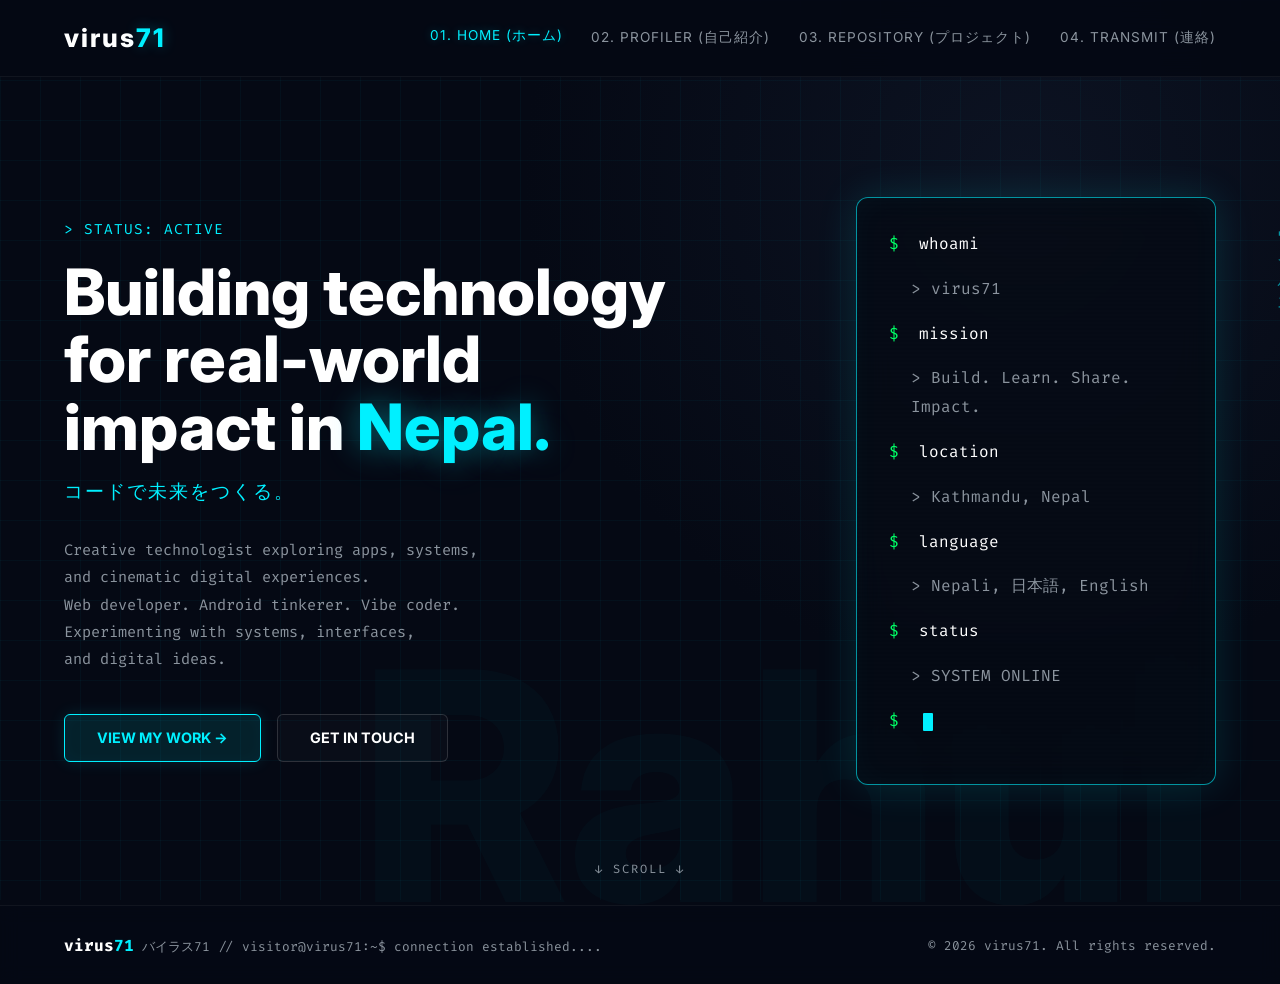
<file: index.html>
<!DOCTYPE html>
<html lang="en">
<head>
    <meta charset="UTF-8" />
    <meta name="viewport" content="width=device-width, initial-scale=1.0" />
    <title>virus71 | 未来をデザインする</title>
    <meta name="description" content="virus71 — Creative technologist from Nepal building apps, systems, and cinematic digital experiences.">
    <meta property="og:title" content="virus71 | 未来をデザインする">
    <meta property="og:description" content="Creative technologist from Nepal. Building technology for real-world impact.">
    <meta property="og:type" content="website">
    <meta name="twitter:card" content="summary_large_image">
    <meta name="referrer" content="strict-origin-when-cross-origin">
    <link rel="preconnect" href="https://fonts.googleapis.com">
    <link rel="preconnect" href="https://fonts.gstatic.com" crossorigin>
    <link href="https://fonts.googleapis.com/css2?family=Fira+Code:wght@400;500&family=Inter:wght@300;400;700;800&display=swap" rel="stylesheet">
    <link rel="stylesheet" href="css/style.css">
    <link rel="icon" type="image/svg+xml" href="favicon.svg">
</head>
<body>

    <nav>
        <a href="index.html" class="logo">virus<span>71</span></a>
        <button class="hamburger" aria-label="Toggle navigation" aria-expanded="false">
            <span></span><span></span><span></span>
        </button>
        <div class="nav-links">
            <a href="index.html" class="active">01. HOME <span lang="ja">(ホーム)</span></a>
            <a href="profiler.html">02. PROFILER <span lang="ja">(自己紹介)</span></a>
            <a href="repository.html">03. REPOSITORY <span lang="ja">(プロジェクト)</span></a>
            <a href="transmit.html">04. TRANSMIT <span lang="ja">(連絡)</span></a>
        </div>
    </nav>

    <section class="hero">

        <div class="bg-word" aria-hidden="true">Rahul</div>

        <div class="hero-content">
            <div class="status">&gt; STATUS: ACTIVE</div>

            <h1>
                Building technology<br>
                for real-world impact in
                <span>Nepal.</span>
            </h1>

            <p class="jp-sub" lang="ja">コードで未来をつくる。</p>

            <p class="desc">
                Creative technologist exploring apps, systems,<br>
                and cinematic digital experiences.<br>
                Web developer. Android tinkerer. Vibe coder.<br>
                Experimenting with systems, interfaces,<br>
                and digital ideas.
            </p>

            <div class="buttons">
                <a href="repository.html" class="btn btn-primary">VIEW MY WORK →</a>
                <a href="transmit.html"   class="btn btn-outline">GET IN TOUCH</a>
            </div>
        </div>

        <div class="terminal" role="img" aria-label="Terminal showing virus71 profile info">
            <div class="term-line"><span class="term-prompt">$</span> whoami</div>
            <div class="term-line term-value">&gt; virus71</div>
            <div class="term-line"><span class="term-prompt">$</span> mission</div>
            <div class="term-line term-value">&gt; Build. Learn. Share. Impact.</div>
            <div class="term-line"><span class="term-prompt">$</span> location</div>
            <div class="term-line term-value">&gt; Kathmandu, Nepal</div>
            <div class="term-line"><span class="term-prompt">$</span> language</div>
            <div class="term-line term-value">&gt; <span lang="ne">Nepali</span>, <span lang="ja">日本語</span>, English</div>
            <div class="term-line"><span class="term-prompt">$</span> status</div>
            <div class="term-line term-value">&gt; SYSTEM ONLINE</div>
            <div class="term-line"><span class="term-prompt">$</span> <span class="cursor" aria-hidden="true"></span></div>
            <div class="vert-text" lang="ja" aria-hidden="true">ウイルス71</div>
        </div>

        <div class="scroll-indicator" aria-hidden="true">↓ SCROLL ↓</div>

    </section>

    <footer>
        <div>
            <span class="brand">virus<span>71</span></span>
            <span lang="ja"> バイラス71</span> // visitor@virus71:~$ connection established....
        </div>
        <div>© 2026 virus71. All rights reserved.</div>
    </footer>

    <script src="js/main.js"></script>
</body>
</html>
</file>
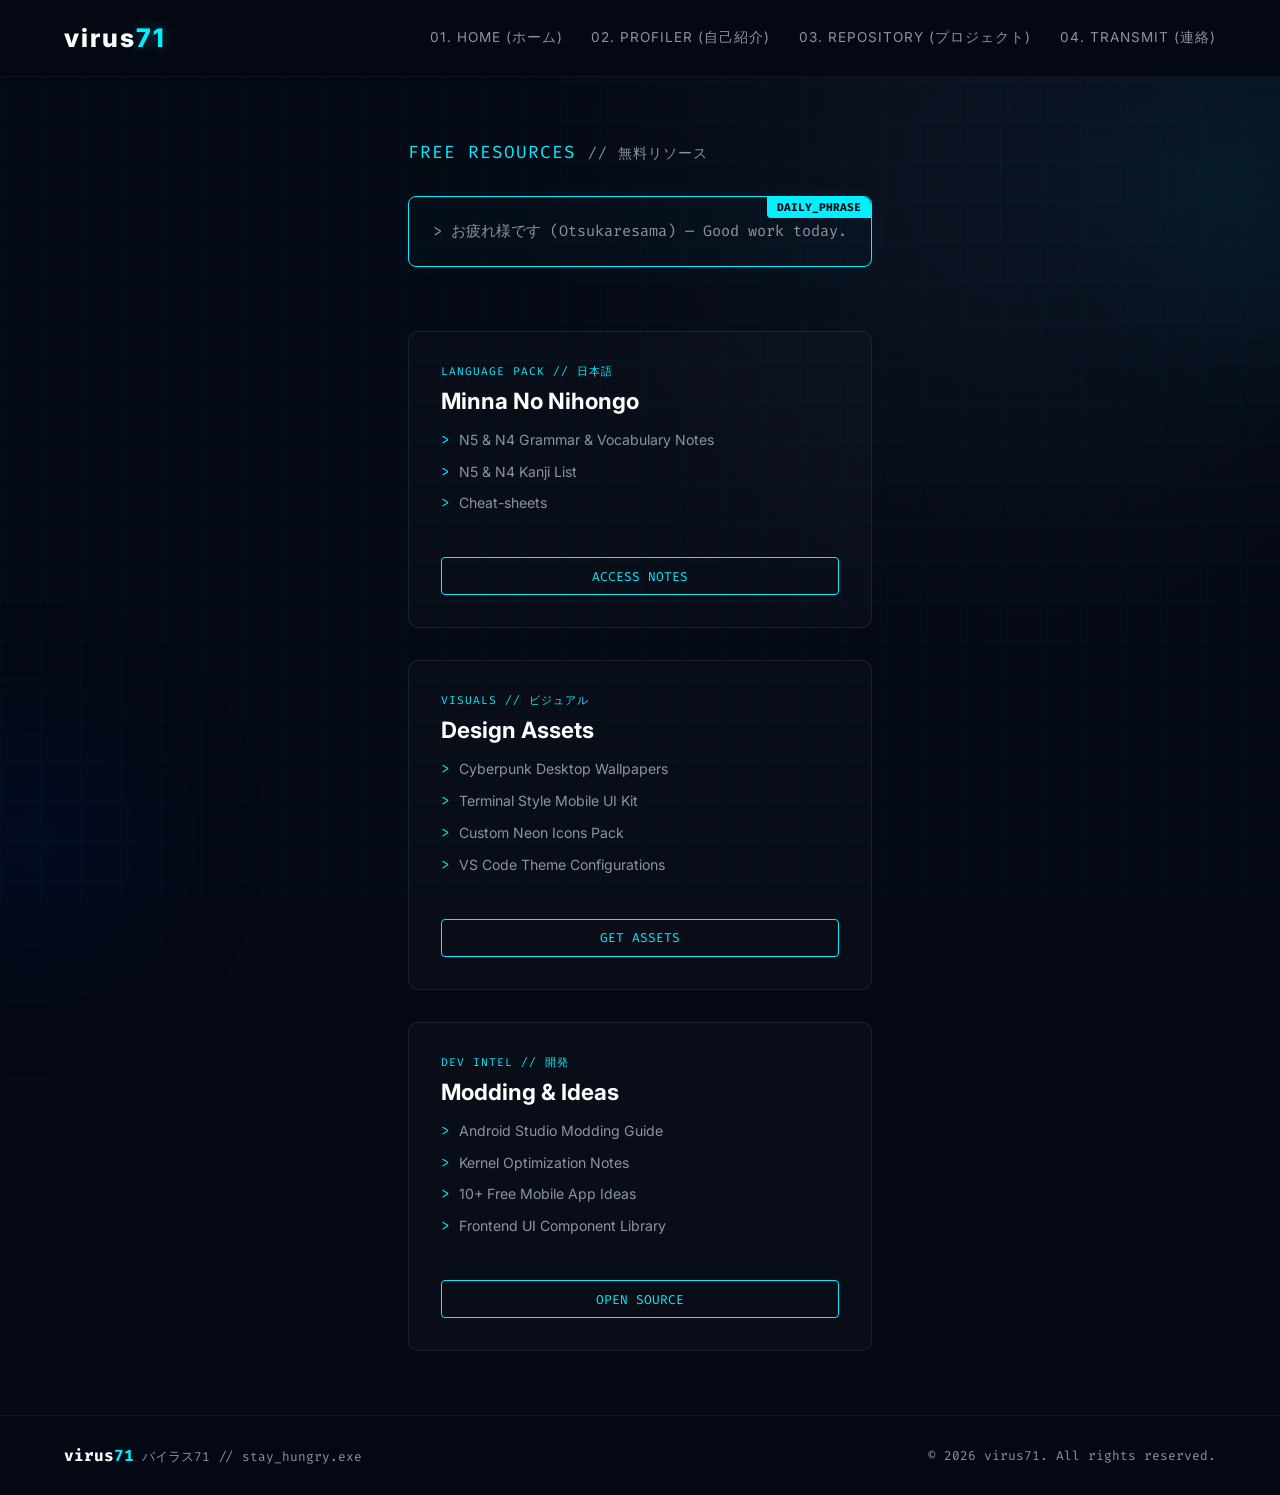
<file: free.html>
<!DOCTYPE html>
<html lang="en">
<head>
    <meta charset="UTF-8">
    <meta name="viewport" content="width=device-width, initial-scale=1.0">
    <title>Free Resources | virus71</title>
    <meta name="description" content="Free resources from virus71 — Japanese learning notes, design assets, dev intel, and more.">
    <meta property="og:title" content="Free Resources | virus71">
    <meta property="og:description" content="Free Japanese notes, design assets, and dev resources from virus71.">
    <meta property="og:type" content="website">
    <meta name="twitter:card" content="summary_large_image">
    <meta name="referrer" content="strict-origin-when-cross-origin">
    <link rel="preconnect" href="https://fonts.googleapis.com">
    <link rel="preconnect" href="https://fonts.gstatic.com" crossorigin>
    <link href="https://fonts.googleapis.com/css2?family=Fira+Code:wght@400;500&family=Inter:wght@300;400;700;800&display=swap" rel="stylesheet">
    <link rel="stylesheet" href="css/style.css">
    <link rel="icon" type="image/svg+xml" href="favicon.svg">
</head>
<body>

    <div class="orb orb1" aria-hidden="true"></div>
    <div class="orb orb2" aria-hidden="true"></div>

    <nav>
        <a href="index.html" class="logo">virus<span>71</span></a>
        <button class="hamburger" aria-label="Toggle navigation" aria-expanded="false">
            <span></span><span></span><span></span>
        </button>
        <div class="nav-links">
            <a href="index.html">01. HOME <span lang="ja">(ホーム)</span></a>
            <a href="profiler.html">02. PROFILER <span lang="ja">(自己紹介)</span></a>
            <a href="repository.html">03. REPOSITORY <span lang="ja">(プロジェクト)</span></a>
            <a href="transmit.html">04. TRANSMIT <span lang="ja">(連絡)</span></a>
        </div>
    </nav>

    <div class="free-container">

        <div class="section-title">
            FREE RESOURCES <span lang="ja">// 無料リソース</span>
        </div>

        <div class="phrase-terminal" role="region" aria-label="Daily Japanese phrase">
            <p id="phrase-text">&gt; Initializing <span lang="ja">日本語</span> phrases...</p>
        </div>

        <div class="resource-grid">

            <div class="resource-card">
                <div class="resource-category" lang="ja">Language Pack // 日本語</div>
                <h3>Minna No Nihongo</h3>
                <ul class="resource-list">
                    <li>N5 &amp; N4 Grammar &amp; Vocabulary Notes</li>
                    <li>N5 &amp; N4 Kanji List</li>
                    <li>Cheat-sheets</li>
                </ul>
                <button class="dl-btn" onclick="requestAccess(this)">ACCESS NOTES</button>
            </div>

            <div class="resource-card">
                <div class="resource-category" lang="ja">Visuals // ビジュアル</div>
                <h3>Design Assets</h3>
                <ul class="resource-list">
                    <li>Cyberpunk Desktop Wallpapers</li>
                    <li>Terminal Style Mobile UI Kit</li>
                    <li>Custom Neon Icons Pack</li>
                    <li>VS Code Theme Configurations</li>
                </ul>
                <button class="dl-btn" onclick="requestAccess(this)">GET ASSETS</button>
            </div>

            <div class="resource-card">
                <div class="resource-category" lang="ja">Dev Intel // 開発</div>
                <h3>Modding &amp; Ideas</h3>
                <ul class="resource-list">
                    <li>Android Studio Modding Guide</li>
                    <li>Kernel Optimization Notes</li>
                    <li>10+ Free Mobile App Ideas</li>
                    <li>Frontend UI Component Library</li>
                </ul>
                <button class="dl-btn" onclick="requestAccess(this)">OPEN SOURCE</button>
            </div>

        </div>
    </div>

    <footer>
        <div>
            <span class="brand">virus<span>71</span></span>
            <span lang="ja"> バイラス71</span> // stay_hungry.exe
        </div>
        <div>© 2026 virus71. All rights reserved.</div>
    </footer>

    <script src="js/main.js"></script>
    <script src="js/free.js"></script>
</body>
</html>
</file>
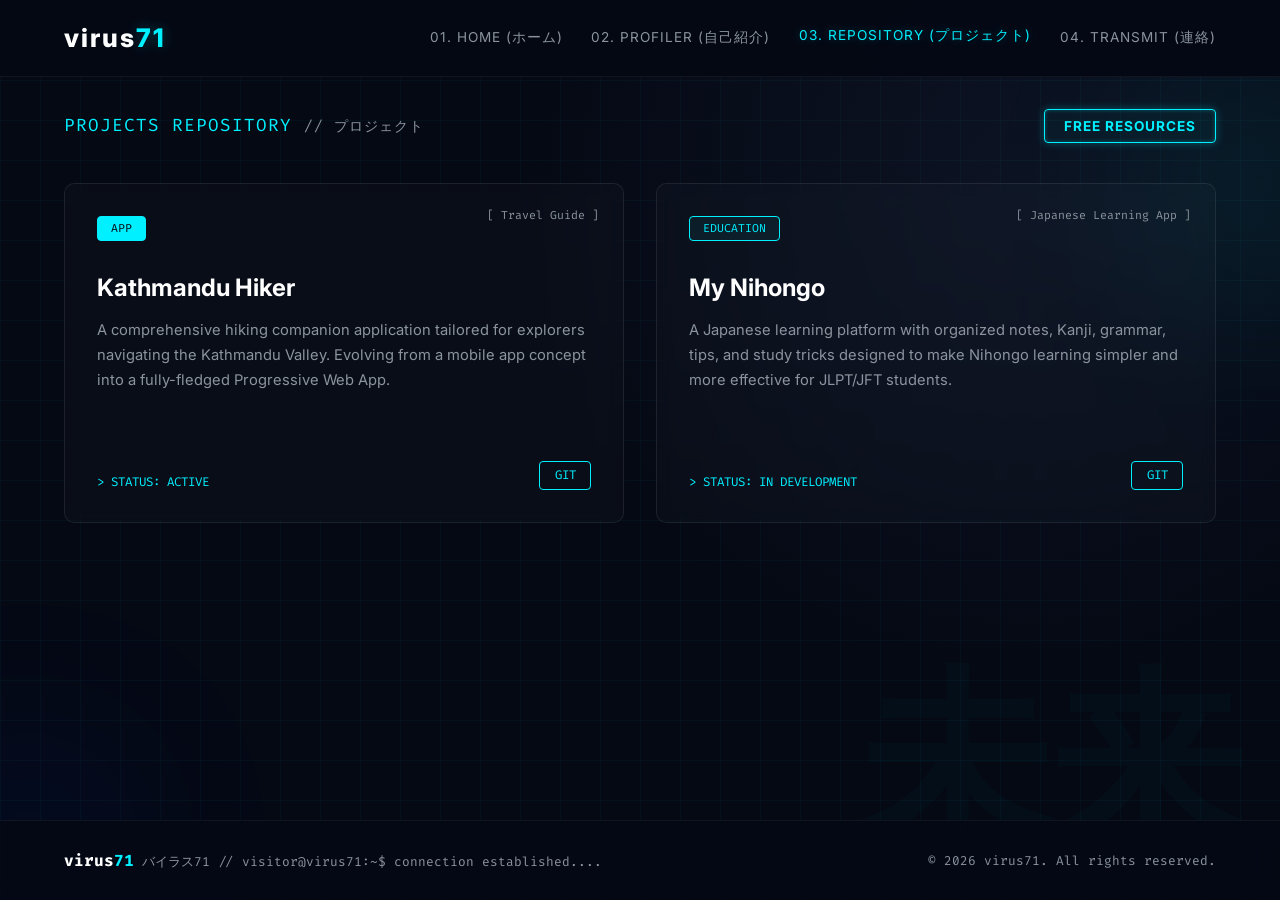
<file: repository.html>
<!DOCTYPE html>
<html lang="en">
<head>
    <meta charset="UTF-8">
    <meta name="viewport" content="width=device-width, initial-scale=1.0">
    <title>Repository | virus71</title>
    <meta name="description" content="virus71's project repository — apps, tools, and experiments built by a creative technologist from Nepal.">
    <meta property="og:title" content="Repository | virus71">
    <meta property="og:description" content="Projects and experiments by virus71 — creative technologist from Nepal.">
    <meta property="og:type" content="website">
    <meta name="twitter:card" content="summary_large_image">
    <meta name="referrer" content="strict-origin-when-cross-origin">
    <link rel="preconnect" href="https://fonts.googleapis.com">
    <link rel="preconnect" href="https://fonts.gstatic.com" crossorigin>
    <link href="https://fonts.googleapis.com/css2?family=Fira+Code:wght@400;500&family=Inter:wght@300;400;700;800&display=swap" rel="stylesheet">
    <link rel="stylesheet" href="css/style.css">
    <link rel="icon" type="image/svg+xml" href="favicon.svg">
</head>
<body>

    <div class="orb orb1" aria-hidden="true"></div>
    <div class="orb orb2" aria-hidden="true"></div>
    <div class="bg-word" aria-hidden="true" lang="ja">未来</div>

    <nav>
        <a href="index.html" class="logo">virus<span>71</span></a>
        <button class="hamburger" aria-label="Toggle navigation" aria-expanded="false">
            <span></span><span></span><span></span>
        </button>
        <div class="nav-links">
            <a href="index.html">01. HOME <span lang="ja">(ホーム)</span></a>
            <a href="profiler.html">02. PROFILER <span lang="ja">(自己紹介)</span></a>
            <a href="repository.html" class="active">03. REPOSITORY <span lang="ja">(プロジェクト)</span></a>
            <a href="transmit.html">04. TRANSMIT <span lang="ja">(連絡)</span></a>
        </div>
    </nav>

    <div class="repo-container">

        <div class="repo-header">
            <div class="section-title">
                PROJECTS REPOSITORY <span lang="ja">// プロジェクト</span>
            </div>
            <a href="free.html" class="free-btn">FREE RESOURCES</a>
        </div>

        <div class="project-grid">

            <div class="grid-card">
                <div class="badge primary">App</div>
                <div class="grid-card-tag">[ Travel Guide ]</div>
                <h3>Kathmandu Hiker</h3>
                <p>
                    A comprehensive hiking companion application tailored for explorers navigating
                    the Kathmandu Valley. Evolving from a mobile app concept into a fully-fledged
                    Progressive Web App.
                </p>
                <div class="card-footer">
                    <div class="grid-status">&gt; STATUS: ACTIVE</div>
                    <button class="git-btn"
                            onclick="checkGit(this, 'https://github.com/virus71-alt/KathmanduHiker.git')"
                            aria-label="Open Kathmandu Hiker on GitHub">
                        GIT
                    </button>
                </div>
            </div>

            <div class="grid-card">
                <div class="badge">EDUCATION</div>
                <div class="grid-card-tag">[ Japanese Learning App ]</div>
                <h3>My Nihongo</h3>
                <p>
                    A Japanese learning platform with organized notes, Kanji, grammar, tips, and
                    study tricks designed to make Nihongo learning simpler and more effective for
                    JLPT/JFT students.
                </p>
                <div class="card-footer">
                    <div class="grid-status">&gt; STATUS: IN DEVELOPMENT</div>
                    <button class="git-btn"
                            onclick="checkGit(this, '')"
                            aria-label="My Nihongo source code (not yet published)">
                        GIT
                    </button>
                </div>
            </div>

        </div>
    </div>

    <footer>
        <div>
            <span class="brand">virus<span>71</span></span>
            <span lang="ja"> バイラス71</span> // visitor@virus71:~$ connection established....
        </div>
        <div>© 2026 virus71. All rights reserved.</div>
    </footer>

    <script src="js/main.js"></script>
    <script src="js/repository.js"></script>
</body>
</html>
</file>
<file: css/style.css>
/* ================================================================
   virus71 — Shared Stylesheet
   ================================================================ */

/* ---- TOKENS ---- */
:root {
    --bg-color:        #050914;
    --text-main:       #ffffff;
    --text-muted:      #8b949e;
    --neon-blue:       #00f0ff;
    --neon-blue-glow:  rgba(0, 240, 255, 0.3);
    --dark-blue:       #0d1424;
    --success:         #00ff66;
    --danger:          #ff3b30;
    --accent-2:        #0044ff;
    --font-main:       'Inter', sans-serif;
    --font-mono:       'Fira Code', monospace;
}

/* ---- RESET ---- */
*, *::before, *::after { margin: 0; padding: 0; box-sizing: border-box; }

/* ---- BASE ---- */
html {
    scroll-behavior: smooth;
    background-color: var(--bg-color);
    min-height: 100%;
}

body {
    background-color: var(--bg-color);
    color: var(--text-main);
    font-family: var(--font-main);
    overflow-x: hidden;
    display: flex;
    flex-direction: column;
    min-height: 100vh;
    position: relative;
    isolation: isolate;
    background-image: radial-gradient(circle at 80% 20%, rgba(13, 20, 36, 0.9) 0%, transparent 40%);
    background-attachment: fixed;
}

/* ---- GRID OVERLAY ---- */
body::before {
    content: "";
    position: fixed;
    inset: 0;
    background:
        linear-gradient(rgba(0,240,255,0.035) 1px, transparent 1px),
        linear-gradient(90deg, rgba(0,240,255,0.035) 1px, transparent 1px);
    background-size: 40px 40px;
    pointer-events: none;
    z-index: -2;
}

/* ---- SCANLINES ---- */
body::after {
    content: "";
    position: fixed;
    inset: 0;
    background: linear-gradient(rgba(255,255,255,0.015) 50%, transparent 50%);
    background-size: 100% 4px;
    opacity: 0.2;
    pointer-events: none;
    z-index: -1;
}

/* ---- ORBS ---- */
.orb {
    position: fixed;
    border-radius: 50%;
    filter: blur(90px);
    opacity: 0.07;
    pointer-events: none;
    z-index: -1;
}
.orb1 {
    width: 280px; height: 280px;
    background: var(--neon-blue);
    top: 5%; right: -120px;
    animation: orbFloat1 11s ease-in-out infinite;
}
.orb2 {
    width: 240px; height: 240px;
    background: var(--accent-2);
    bottom: -60px; left: -90px;
    animation: orbFloat2 13s ease-in-out infinite;
}

/* ---- BG WORD (fixed, used on inner pages) ---- */
.bg-word {
    position: fixed;
    right: 3%; bottom: 5%;
    font-size: 12rem;
    font-weight: 800;
    color: rgba(0,240,255,0.025);
    user-select: none;
    pointer-events: none;
    z-index: -1;
    line-height: 1;
}

/* ---- NAVIGATION ---- */
nav {
    display: flex;
    justify-content: space-between;
    align-items: center;
    padding: 1.4rem 5%;
    border-bottom: 1px solid rgba(255,255,255,0.05);
    background: rgba(5,9,20,0.97);
    backdrop-filter: blur(16px);
    position: sticky;
    top: 0;
    z-index: 9999;
    animation: pageIn 0.6s cubic-bezier(0.22, 1, 0.36, 1) both;
}

.logo {
    font-size: 1.6rem;
    font-weight: 800;
    letter-spacing: 2px;
    color: var(--text-main);
    text-decoration: none;
    transition: transform 0.25s cubic-bezier(0.34, 1.56, 0.64, 1);
}
.logo:hover { transform: translateY(-2px); }
.logo span {
    color: var(--neon-blue);
    text-shadow: 0 0 14px var(--neon-blue-glow);
}

.nav-links {
    display: flex;
    gap: 1.8rem;
    align-items: center;
}
.nav-links a {
    color: var(--text-muted);
    text-decoration: none;
    font-size: 0.85rem;
    letter-spacing: 1px;
    transition: color 0.25s ease, text-shadow 0.25s ease, transform 0.25s cubic-bezier(0.34, 1.56, 0.64, 1);
    white-space: nowrap;
}
.nav-links a:hover,
.nav-links a.active {
    color: var(--neon-blue);
    text-shadow: 0 0 10px var(--neon-blue-glow);
    transform: translateY(-2px);
}

/* ---- HAMBURGER ---- */
.hamburger {
    display: none;
    flex-direction: column;
    gap: 5px;
    background: none;
    border: none;
    cursor: pointer;
    padding: 4px;
    z-index: 10000;
}
.hamburger span {
    display: block;
    width: 22px; height: 2px;
    background: var(--text-muted);
    border-radius: 2px;
    transition: all 0.3s cubic-bezier(0.22, 1, 0.36, 1);
}
.hamburger[aria-expanded="true"] span:nth-child(1) { transform: translateY(7px) rotate(45deg); }
.hamburger[aria-expanded="true"] span:nth-child(2) { opacity: 0; transform: scaleX(0); }
.hamburger[aria-expanded="true"] span:nth-child(3) { transform: translateY(-7px) rotate(-45deg); }

/* ---- SECTION TITLE ---- */
.section-title {
    font-family: var(--font-mono);
    color: var(--neon-blue);
    font-size: 1.1rem;
    margin-bottom: 2rem;
    letter-spacing: 1px;
    text-transform: uppercase;
}
.section-title span { color: var(--text-muted); font-size: 0.9rem; }

/* ---- FOOTER ---- */
footer {
    flex-shrink: 0;
    border-top: 1px solid rgba(255,255,255,0.05);
    padding: 1.8rem 5%;
    display: flex;
    justify-content: space-between;
    align-items: center;
    font-family: var(--font-mono);
    font-size: 0.8rem;
    color: var(--text-muted);
    background: rgba(5,9,20,0.85);
    backdrop-filter: blur(10px);
    position: relative;
    z-index: 10;
    margin-top: auto;
    animation: pageIn 0.6s cubic-bezier(0.22, 1, 0.36, 1) 0.12s both;
}
footer .brand { color: var(--text-main); font-weight: bold; font-size: 1rem; }
footer .brand span { color: var(--neon-blue); }

/* ---- SR ONLY ---- */
.sr-only {
    position: absolute; width: 1px; height: 1px;
    padding: 0; margin: -1px; overflow: hidden;
    clip: rect(0,0,0,0); white-space: nowrap; border: 0;
}

/* ================================================================
   INDEX — HERO
   ================================================================ */
.hero {
    position: relative;
    display: flex;
    justify-content: space-between;
    align-items: center;
    flex: 1;
    padding: 5rem 5%;
    overflow: hidden;
    min-height: calc(100vh - 72px); /* fill viewport below nav */
}

.hero .bg-word {
    position: absolute;
    right: 5%; bottom: -5%;
    font-size: 20rem;
}

.hero-content {
    max-width: 55%;
    z-index: 2;
}

.status {
    color: var(--neon-blue);
    font-family: var(--font-mono);
    margin-bottom: 1.2rem;
    letter-spacing: 1px;
    font-size: 0.9rem;
    animation: slideUp 0.6s cubic-bezier(0.22, 1, 0.36, 1) 0.25s both;
}

h1 {
    font-size: clamp(2.1rem, 3.5vw + 1.2rem, 5rem);
    line-height: 1.05;
    margin-bottom: 1.2rem;
    font-weight: 800;
    animation: slideUp 0.6s cubic-bezier(0.22, 1, 0.36, 1) 0.4s both;
}
h1 span {
    color: var(--neon-blue);
    text-shadow: 0 0 30px rgba(0,240,255,0.35), 0 0 60px rgba(0,240,255,0.12);
}

.jp-sub {
    color: var(--neon-blue);
    font-size: clamp(1rem, 1.5vw + 0.3rem, 1.2rem);
    font-weight: 300;
    margin-bottom: 2rem;
    letter-spacing: 2px;
    animation: slideUp 0.6s cubic-bezier(0.22, 1, 0.36, 1) 0.52s both;
}

.desc {
    color: var(--text-muted);
    font-family: var(--font-mono);
    line-height: 1.8;
    margin-bottom: 2.5rem;
    font-size: 0.95rem;
    animation: slideUp 0.6s cubic-bezier(0.22, 1, 0.36, 1) 0.62s both;
}

.buttons {
    display: flex;
    gap: 1rem;
    animation: slideUp 0.6s cubic-bezier(0.22, 1, 0.36, 1) 0.72s both;
}

.btn {
    position: relative;
    padding: 0.9rem 2rem;
    border-radius: 6px;
    text-decoration: none;
    font-weight: 700;
    font-size: 0.9rem;
    transition: transform 0.3s cubic-bezier(0.34, 1.56, 0.64, 1), box-shadow 0.3s ease, background 0.3s ease;
    overflow: hidden;
}
.btn:hover { transform: translateY(-5px); }

.btn-primary {
    background: rgba(0,240,255,0.1);
    border: 1px solid var(--neon-blue);
    color: var(--neon-blue);
    box-shadow: 0 0 16px rgba(0,240,255,0.12), inset 0 0 16px rgba(0,240,255,0.04);
    backdrop-filter: blur(10px);
}
.btn-primary:hover {
    background: rgba(0,240,255,0.15);
    box-shadow: 0 0 30px rgba(0,240,255,0.28), inset 0 0 20px rgba(0,240,255,0.06);
}

.btn-outline {
    border: 1px solid rgba(255,255,255,0.15);
    color: var(--text-main);
    background: rgba(255,255,255,0.02);
}
.btn-outline:hover {
    border-color: var(--neon-blue);
    color: var(--neon-blue);
    box-shadow: 0 0 22px rgba(0,240,255,0.15);
}

/* Terminal widget */
.terminal {
    position: relative;
    width: 400px;
    padding: 2rem;
    border-radius: 12px;
    border: 1px solid rgba(0,240,255,0.6);
    background: rgba(5,10,20,0.82);
    backdrop-filter: blur(18px);
    box-shadow: 0 0 40px rgba(0,240,255,0.14), inset 0 0 30px rgba(0,240,255,0.03);
    font-family: var(--font-mono);
    z-index: 2;
    /* Entrance then float — float listed last to win on transform after entrance */
    animation:
        termEnter 0.8s cubic-bezier(0.22, 1, 0.36, 1) 0.35s both,
        float 6s ease-in-out 1.15s infinite;
}

.terminal::before {
    content: "";
    position: absolute;
    inset: 0;
    background: linear-gradient(rgba(255,255,255,0.018) 50%, transparent 50%);
    background-size: 100% 4px;
    pointer-events: none;
    opacity: 0.25;
    border-radius: inherit;
}

.term-line { margin-bottom: 1rem; line-height: 1.8; }
.term-prompt { color: var(--success); margin-right: 10px; }
.term-value { color: var(--text-muted); margin-left: 1.4rem; }

.cursor {
    display: inline-block;
    width: 10px; height: 1.1em;
    background: var(--neon-blue);
    vertical-align: text-bottom;
    animation: blink 1.1s step-end infinite;
    border-radius: 1px;
    margin-left: 4px;
}

.vert-text {
    position: absolute;
    right: -80px; top: 20px;
    writing-mode: vertical-rl;
    text-orientation: upright;
    color: rgba(0,240,255,0.6);
    font-size: 0.95rem;
    letter-spacing: 6px;
}

.scroll-indicator {
    position: absolute;
    bottom: 28px; left: 50%;
    transform: translateX(-50%);
    color: var(--text-muted);
    font-size: 0.75rem;
    font-family: var(--font-mono);
    letter-spacing: 2px;
    animation: bounce 2.5s ease-in-out infinite;
    pointer-events: none;
}

/* ================================================================
   PROFILER
   ================================================================ */
.profiler-container {
    padding: 4rem 5%;
    max-width: 1200px;
    margin: 0 auto;
    width: 100%;
    flex: 1;
    animation: pageIn 0.6s cubic-bezier(0.22, 1, 0.36, 1) 0.06s both;
}

.about-grid {
    display: grid;
    grid-template-columns: 1fr 1fr;
    gap: 4rem;
    margin-bottom: 5rem;
}

.about-text h2 { font-size: clamp(1.8rem, 2.5vw + 0.8rem, 3rem); line-height: 1.2; margin-bottom: 1.5rem; }
.about-text p  { color: var(--text-muted); line-height: 1.8; margin-bottom: 1.5rem; font-size: 1.05rem; }

.skills-container { display: flex; flex-wrap: wrap; gap: 0.8rem; margin-top: 2rem; }
.skill-tag {
    border: 1px solid rgba(0,240,255,0.3);
    padding: 0.45rem 1rem;
    border-radius: 4px;
    font-family: var(--font-mono);
    font-size: 0.82rem;
    color: var(--text-main);
    background: rgba(0,240,255,0.04);
    transition: all 0.3s cubic-bezier(0.34, 1.56, 0.64, 1);
    cursor: default;
}
.skill-tag:hover {
    background: rgba(0,240,255,0.12);
    border-color: var(--neon-blue);
    box-shadow: 0 0 12px var(--neon-blue-glow);
    transform: translateY(-3px);
}

.journey-section {
    margin-top: 5rem;
    border-top: 1px solid rgba(255,255,255,0.05);
    padding-top: 4rem;
}

.timeline {
    display: grid;
    grid-template-columns: repeat(auto-fit, minmax(200px, 1fr));
    gap: 2rem;
    margin-top: 3rem;
    position: relative;
}
.timeline::before {
    content: '';
    position: absolute;
    top: 15px; left: 0;
    width: 100%; height: 1px;
    background: linear-gradient(to right, transparent, rgba(0,240,255,0.3), transparent);
    z-index: 0;
}
.timeline-node {
    background: var(--bg-color);
    padding-top: 2rem;
    position: relative;
    z-index: 1;
    transition: transform 0.3s cubic-bezier(0.34, 1.56, 0.64, 1);
}
.timeline-node:hover { transform: translateY(-4px); }
.timeline-node::before {
    content: '';
    position: absolute;
    top: 11px; left: 0;
    width: 10px; height: 10px;
    background: var(--neon-blue);
    border-radius: 50%;
    box-shadow: 0 0 12px var(--neon-blue);
    transition: box-shadow 0.3s ease;
}
.timeline-node:hover::before {
    box-shadow: 0 0 20px var(--neon-blue), 0 0 40px rgba(0,240,255,0.3);
}
.year { font-family: var(--font-mono); color: var(--neon-blue); font-size: 0.9rem; margin-bottom: 1rem; }
.timeline-desc { color: var(--text-muted); font-size: 0.92rem; line-height: 1.6; }

.profiler-side {
    display: flex;
    flex-direction: column;
    align-items: center;
    justify-content: flex-start;
    gap: 2.5rem;
    padding-top: 1rem;
}

.pp-box {
    width: 220px; height: 220px;
    border: 1px solid var(--neon-blue);
    border-radius: 8px;
    background: rgba(0,240,255,0.02);
    display: flex; align-items: center; justify-content: center;
    overflow: hidden;
    position: relative;
    animation: edgeGlow 2.5s ease-in-out infinite alternate;
    flex-shrink: 0;
}
.pp-box img {
    width: 100%; height: 100%;
    object-fit: cover;
    display: block;
    filter: contrast(105%) brightness(68%);
    transition: filter 0.4s ease;
}
.pp-box:hover img { filter: contrast(110%) brightness(78%); }
.pp-overlay {
    position: absolute; inset: 0;
    background: var(--neon-blue);
    mix-blend-mode: overlay;
    opacity: 0.55;
    pointer-events: none;
    z-index: 1;
    transition: opacity 0.4s ease;
}
.pp-box:hover .pp-overlay { opacity: 0.3; }

.specs-box {
    border: 1px solid var(--neon-blue);
    padding: 2rem;
    border-radius: 8px;
    font-family: var(--font-mono);
    color: var(--text-muted);
    box-shadow: inset 0 0 20px rgba(0,240,255,0.04);
    width: 100%;
    transition: box-shadow 0.4s ease;
}
.specs-box:hover {
    box-shadow: inset 0 0 30px rgba(0,240,255,0.08), 0 0 20px rgba(0,240,255,0.06);
}
.specs-header { color: var(--neon-blue); margin-bottom: 1.2rem; font-size: 0.9rem; }
.spec-line { margin-bottom: 0.6rem; font-size: 0.88rem; }
.reveal-wrap { display: inline-flex; align-items: center; gap: 8px; }
.reveal-btn {
    background: none;
    border: 1px solid rgba(0,240,255,0.3);
    color: var(--text-muted);
    font-family: var(--font-mono);
    font-size: 0.75rem;
    padding: 0.15rem 0.6rem;
    border-radius: 4px;
    cursor: pointer;
    transition: all 0.25s ease;
}
.reveal-btn:hover { color: var(--neon-blue); border-color: var(--neon-blue); background: rgba(0,240,255,0.06); }
.specs-tagline { font-size: 1.8rem; color: var(--neon-blue); text-align: center; margin-top: 1.5rem; opacity: 0.85; }
.specs-sub { text-align: center; font-size: 0.78rem; margin-top: 0.5rem; }

.name-watermark {
    position: absolute;
    right: 5%; top: 15%;
    writing-mode: vertical-rl;
    text-orientation: upright;
    font-size: 10rem;
    font-weight: 700;
    color: rgba(255,255,255,0.025);
    user-select: none;
    z-index: -1;
    pointer-events: none;
}

/* ================================================================
   REPOSITORY
   ================================================================ */
.repo-container {
    padding: 2rem 5% 4rem;
    max-width: 1400px;
    margin: 0 auto;
    width: 100%;
    flex: 1;
    position: relative;
    z-index: 1;
    animation: pageIn 0.6s cubic-bezier(0.22, 1, 0.36, 1) 0.06s both;
}

.repo-header {
    display: flex;
    justify-content: space-between;
    align-items: center;
    margin-bottom: 2.5rem;
}
.repo-header .section-title { margin-bottom: 0; }

.free-btn {
    color: var(--neon-blue) !important;
    border: 1px solid var(--neon-blue);
    padding: 0.5rem 1.2rem;
    border-radius: 4px;
    font-weight: 700;
    font-size: 0.85rem;
    text-transform: uppercase;
    letter-spacing: 1px;
    background: rgba(0,240,255,0.03);
    box-shadow: 0 0 8px var(--neon-blue-glow), inset 0 0 4px var(--neon-blue-glow);
    transition: all 0.3s ease;
    animation: edgeGlow 2.5s ease-in-out infinite alternate;
    text-decoration: none;
    white-space: nowrap;
}
.free-btn:hover {
    background: rgba(0,240,255,0.08);
    box-shadow: 0 0 22px var(--neon-blue-glow), inset 0 0 10px var(--neon-blue-glow);
    transform: translateY(-2px);
}

.project-grid {
    display: grid;
    grid-template-columns: repeat(auto-fit, minmax(320px, 1fr));
    gap: 2rem;
    align-items: start;
}

.grid-card {
    border: 1px solid rgba(255,255,255,0.08);
    border-radius: 10px;
    padding: 2rem;
    background: rgba(255,255,255,0.02);
    transition: border-color 0.35s ease, background 0.35s ease, box-shadow 0.35s ease, transform 0.35s cubic-bezier(0.34, 1.56, 0.64, 1);
    position: relative;
    overflow: hidden;
    display: flex;
    flex-direction: column;
    backdrop-filter: blur(8px);
    animation: floatCard 7s ease-in-out infinite alternate;
    min-height: 340px;
}
.grid-card:nth-child(2) { animation-delay: -3.5s; }

.grid-card::before {
    content: "";
    position: absolute; inset: 0;
    background: radial-gradient(circle at top left, rgba(0,240,255,0.06), transparent 55%);
    opacity: 0;
    transition: opacity 0.35s ease;
    pointer-events: none;
}
.grid-card:hover::before { opacity: 1; }
.grid-card:hover {
    border-color: rgba(0,240,255,0.3);
    background: rgba(0,240,255,0.025);
    transform: translateY(-8px);
    box-shadow: 0 20px 40px rgba(0,240,255,0.06), inset 0 0 14px rgba(0,240,255,0.03);
}

.grid-card-tag {
    position: absolute;
    top: 1.5rem; right: 1.5rem;
    font-family: var(--font-mono);
    font-size: 0.72rem;
    color: var(--text-muted);
}
.grid-card h3 { font-size: 1.5rem; margin-top: 1rem; margin-bottom: 1rem; }
.grid-card p  { color: var(--text-muted); font-size: 0.92rem; line-height: 1.7; margin-bottom: 2rem; flex-grow: 1; }
.grid-status  { font-family: var(--font-mono); font-size: 0.78rem; color: var(--neon-blue); }

.badge {
    width: max-content;
    margin-bottom: 1rem;
    padding: 0.25rem 0.8rem;
    border-radius: 4px;
    border: 1px solid var(--neon-blue);
    font-family: var(--font-mono);
    font-size: 0.72rem;
    color: var(--neon-blue);
    background: rgba(0,240,255,0.05);
    animation: badgePulse 3s ease-in-out infinite;
    text-transform: uppercase;
}
.badge.primary { background: var(--neon-blue); color: var(--bg-color); }

.card-footer { display: flex; justify-content: space-between; align-items: flex-end; margin-top: auto; }

.git-btn {
    padding: 0.35rem 0.9rem;
    border: 1px solid var(--neon-blue);
    color: var(--neon-blue);
    background: transparent;
    font-family: var(--font-mono);
    font-size: 0.78rem;
    border-radius: 4px;
    cursor: pointer;
    transition: background 0.25s ease, box-shadow 0.25s ease, transform 0.25s cubic-bezier(0.34, 1.56, 0.64, 1);
}
.git-btn:hover {
    background: rgba(0,240,255,0.08);
    box-shadow: 0 0 12px rgba(0,240,255,0.15);
    transform: translateY(-2px);
}
.git-btn.unpublished {
    border-color: var(--danger);
    color: var(--danger);
    background: rgba(255,59,48,0.08);
    animation: shake 0.4s ease-in-out;
}

/* ================================================================
   TRANSMIT
   ================================================================ */
.transmit-container {
    padding: 2rem 5% 4rem;
    max-width: 1400px;
    margin: 0 auto;
    width: 100%;
    flex: 1 0 auto;
    display: grid;
    grid-template-columns: 1fr 2fr 1fr;
    gap: 4rem;
    align-items: start;
    position: relative;
    z-index: 1;
    animation: pageIn 0.6s cubic-bezier(0.22, 1, 0.36, 1) 0.06s both;
}

.info-text { color: var(--text-muted); font-size: 0.95rem; line-height: 1.7; margin-bottom: 2rem; }
.contact-details { list-style: none; font-family: var(--font-mono); font-size: 0.9rem; color: var(--text-main); }
.contact-details li { margin-bottom: 1rem; display: flex; align-items: center; gap: 12px; }
.contact-details li > span { color: var(--text-muted); }
.contact-label { color: var(--text-muted); }

.reveal-phone {
    background: none;
    border: 1px solid rgba(0,240,255,0.25);
    color: var(--text-muted);
    font-family: var(--font-mono);
    font-size: 0.82rem;
    padding: 0.15rem 0.7rem;
    border-radius: 4px;
    cursor: pointer;
    transition: all 0.25s ease;
}
.reveal-phone:hover { color: var(--neon-blue); border-color: var(--neon-blue); background: rgba(0,240,255,0.05); }

/* Form */
.contact-form { display: flex; flex-direction: column; gap: 1.5rem; animation: floatCard 7s ease-in-out infinite alternate; }
.form-row { display: flex; gap: 1.5rem; }
.form-group { flex: 1; display: flex; flex-direction: column; gap: 0.35rem; }
.form-label { font-family: var(--font-mono); font-size: 0.75rem; color: var(--text-muted); text-transform: uppercase; letter-spacing: 1px; }

input, textarea {
    background: rgba(255,255,255,0.02);
    border: 1px solid rgba(255,255,255,0.08);
    padding: 0.9rem 1rem;
    border-radius: 6px;
    color: var(--text-main);
    font-family: var(--font-main);
    font-size: 0.95rem;
    transition: border-color 0.25s ease, box-shadow 0.25s ease, background 0.25s ease;
    outline: none;
    backdrop-filter: blur(8px);
}
textarea { min-height: 150px; resize: vertical; }
input:focus, textarea:focus {
    border-color: var(--neon-blue);
    box-shadow: 0 0 14px rgba(0,240,255,0.1), inset 0 0 10px rgba(0,240,255,0.02);
    background: rgba(0,240,255,0.02);
}
input:invalid:not(:placeholder-shown),
textarea:invalid:not(:placeholder-shown) { border-color: rgba(255,59,48,0.45); }
input::placeholder, textarea::placeholder { color: rgba(139,148,158,0.55); }

.btn-submit {
    background: rgba(0,240,255,0.06);
    color: var(--neon-blue);
    border: 1px solid var(--neon-blue);
    padding: 1.1rem;
    border-radius: 6px;
    font-family: var(--font-mono);
    font-weight: 700;
    font-size: 0.95rem;
    cursor: pointer;
    transition: all 0.3s cubic-bezier(0.34, 1.56, 0.64, 1);
    display: flex;
    justify-content: center;
    align-items: center;
    gap: 10px;
    box-shadow: 0 0 10px rgba(0,240,255,0.06), inset 0 0 10px rgba(0,240,255,0.02);
}
.btn-submit:hover {
    box-shadow: 0 0 24px rgba(0,240,255,0.2), inset 0 0 14px rgba(0,240,255,0.05);
    transform: translateY(-3px);
    background: rgba(0,240,255,0.1);
}
.btn-submit:disabled { opacity: 0.65; cursor: not-allowed; transform: none !important; }

.form-status {
    font-family: var(--font-mono);
    font-size: 0.88rem;
    text-align: center;
    padding: 10px;
    border-radius: 4px;
    display: none;
}
.form-status.success { display: block; color: var(--success); border: 1px solid var(--success); background: rgba(0,255,102,0.07); animation: slideUp 0.3s ease; }
.form-status.error   { display: block; color: var(--danger);  border: 1px solid var(--danger);  background: rgba(255,59,48,0.07);   animation: slideUp 0.3s ease; }

/* Socials */
.social-grid {
    display: grid;
    grid-template-columns: repeat(2, 1fr);
    gap: 1rem;
}
.social-link {
    display: flex;
    justify-content: center;
    align-items: center;
    height: 58px;
    border: 1px solid rgba(255,255,255,0.08);
    border-radius: 6px;
    color: var(--text-main);
    text-decoration: none;
    font-size: 0.95rem;
    background: rgba(255,255,255,0.02);
    transition: border-color 0.3s ease, background 0.3s ease, box-shadow 0.3s ease, transform 0.3s cubic-bezier(0.34, 1.56, 0.64, 1);
    backdrop-filter: blur(8px);
}
.social-link:hover {
    border-color: rgba(0,240,255,0.35);
    background: rgba(0,240,255,0.03);
    transform: translateY(-4px);
    box-shadow: 0 8px 20px rgba(0,240,255,0.07);
}
.github-link {
    border-color: var(--neon-blue);
    color: var(--neon-blue);
    box-shadow: 0 0 8px var(--neon-blue-glow), inset 0 0 4px var(--neon-blue-glow);
    animation: edgeGlow 2.5s ease-in-out infinite alternate;
}
.github-link:hover {
    background: rgba(0,240,255,0.07);
    box-shadow: 0 0 22px var(--neon-blue-glow), inset 0 0 10px var(--neon-blue-glow);
}

/* Music player */
.music-player {
    margin-top: 2rem;
    border: 1px solid rgba(255,255,255,0.08);
    padding: 1.5rem;
    border-radius: 8px;
    background: rgba(255,255,255,0.02);
    font-family: var(--font-mono);
    transition: border-color 0.35s ease, background 0.35s ease, box-shadow 0.35s ease, transform 0.35s cubic-bezier(0.34, 1.56, 0.64, 1);
    backdrop-filter: blur(8px);
    animation: floatCard 8s ease-in-out infinite alternate;
    animation-delay: -4s;
}
.music-player:hover {
    border-color: rgba(0,240,255,0.3);
    background: rgba(0,240,255,0.02);
    transform: translateY(-3px);
    box-shadow: 0 10px 30px rgba(0,240,255,0.06);
}
.player-header {
    color: var(--neon-blue);
    font-size: 0.8rem;
    margin-bottom: 16px;
    display: flex;
    justify-content: space-between;
    align-items: center;
    border-bottom: 1px dashed rgba(255,255,255,0.08);
    padding-bottom: 10px;
}
.track-path { white-space: nowrap; overflow: hidden; text-overflow: ellipsis; padding-right: 10px; }
.player-controls { display: flex; align-items: center; gap: 12px; }
.play-btn {
    background: transparent;
    border: 1px solid var(--neon-blue);
    color: var(--neon-blue);
    width: 38px; height: 38px;
    border-radius: 50%;
    cursor: pointer;
    display: flex; justify-content: center; align-items: center;
    transition: all 0.25s cubic-bezier(0.34, 1.56, 0.64, 1);
    font-size: 0.9rem;
    flex-shrink: 0;
}
.next-btn { width: 28px; height: 28px; font-size: 0.75rem; }
.play-btn:hover { background: rgba(0,240,255,0.08); box-shadow: 0 0 14px var(--neon-blue-glow); transform: scale(1.12); }
.progress-container {
    flex-grow: 1; height: 3px;
    background: rgba(255,255,255,0.08);
    border-radius: 2px;
    cursor: pointer;
    position: relative;
}
.progress-bar {
    height: 100%; width: 0%;
    background: var(--neon-blue);
    border-radius: 2px;
    box-shadow: 0 0 8px var(--neon-blue);
    transition: width 0.1s linear;
    position: relative;
}
.progress-bar::after {
    content: '';
    position: absolute;
    right: -4px; top: -3px;
    width: 9px; height: 9px;
    background: var(--neon-blue);
    border-radius: 50%;
    box-shadow: 0 0 8px var(--neon-blue);
    opacity: 0;
    transition: opacity 0.2s ease;
}
.progress-container:hover .progress-bar::after { opacity: 1; }

.player-waveform { display: flex; gap: 3px; height: 15px; align-items: flex-end; flex-shrink: 0; }
.p-wave-bar { width: 3px; background: var(--neon-blue); height: 20%; border-radius: 1px; opacity: 0.55; }
.player-waveform.playing .p-wave-bar { animation: pWave 0.8s ease-in-out infinite; opacity: 1; }
.player-waveform.playing .p-wave-bar:nth-child(1) { animation-delay: 0s; }
.player-waveform.playing .p-wave-bar:nth-child(2) { animation-delay: 0.15s; }
.player-waveform.playing .p-wave-bar:nth-child(3) { animation-delay: 0.3s; }
.player-waveform.playing .p-wave-bar:nth-child(4) { animation-delay: 0.45s; }
.player-waveform.playing .p-wave-bar:nth-child(5) { animation-delay: 0.6s; }

/* ================================================================
   FREE RESOURCES
   ================================================================ */
.free-container {
    padding: 4rem 5%;
    max-width: 1400px;
    margin: 0 auto;
    flex: 1;
    animation: pageIn 0.6s cubic-bezier(0.22, 1, 0.36, 1) 0.06s both;
}

.phrase-terminal {
    border: 1px solid var(--neon-blue);
    background: rgba(0,240,255,0.02);
    padding: 1.5rem;
    border-radius: 8px;
    margin-bottom: 4rem;
    font-family: var(--font-mono);
    position: relative;
    overflow: hidden;
    box-shadow: 0 0 20px rgba(0,240,255,0.06), inset 0 0 20px rgba(0,240,255,0.02);
}
.phrase-terminal::before {
    content: 'DAILY_PHRASE';
    position: absolute;
    top: 0; right: 0;
    background: var(--neon-blue);
    color: var(--bg-color);
    font-size: 0.7rem;
    padding: 3px 10px;
    font-weight: 700;
    border-radius: 0 8px 0 4px;
}
#phrase-text { color: var(--text-muted); font-size: 0.95rem; transition: opacity 0.45s ease; }

.resource-grid {
    display: grid;
    grid-template-columns: repeat(auto-fit, minmax(300px, 1fr));
    gap: 2rem;
}
.resource-card {
    border: 1px solid rgba(255,255,255,0.08);
    border-radius: 10px;
    padding: 2rem;
    background: rgba(255,255,255,0.02);
    transition: border-color 0.35s ease, background 0.35s ease, box-shadow 0.35s ease, transform 0.35s cubic-bezier(0.34, 1.56, 0.64, 1);
    display: flex;
    flex-direction: column;
    backdrop-filter: blur(8px);
}
.resource-card:hover {
    border-color: rgba(0,240,255,0.3);
    transform: translateY(-6px);
    background: rgba(0,240,255,0.015);
    box-shadow: 0 16px 40px rgba(0,240,255,0.06);
}
.resource-category { font-family: var(--font-mono); font-size: 0.7rem; color: var(--neon-blue); margin-bottom: 0.5rem; text-transform: uppercase; letter-spacing: 1px; }
.resource-card h3 { font-size: 1.4rem; margin-bottom: 1rem; }
.resource-list { list-style: none; margin-bottom: 2rem; flex-grow: 1; }
.resource-list li { font-size: 0.88rem; color: var(--text-muted); margin-bottom: 0.8rem; display: flex; align-items: center; gap: 10px; }
.resource-list li::before { content: '>'; color: var(--neon-blue); font-family: var(--font-mono); flex-shrink: 0; }

.dl-btn {
    padding: 0.6rem 1rem;
    border: 1px solid var(--neon-blue);
    color: var(--neon-blue);
    background: transparent;
    font-family: var(--font-mono);
    font-size: 0.8rem;
    text-decoration: none;
    text-align: center;
    border-radius: 4px;
    transition: all 0.3s cubic-bezier(0.22, 1, 0.36, 1);
    cursor: pointer;
    display: block;
}
.dl-btn:hover { background: var(--neon-blue); color: var(--bg-color); box-shadow: 0 0 18px var(--neon-blue-glow); transform: translateY(-2px); }
.dl-btn.locked { border-color: var(--danger); color: var(--danger); animation: shake 0.4s ease-in-out; }

/* ================================================================
   404
   ================================================================ */
.error-page {
    display: flex; flex-direction: column; align-items: center; justify-content: center;
    flex: 1; text-align: center; padding: 4rem 5%; gap: 1.5rem;
    animation: pageIn 0.6s cubic-bezier(0.22, 1, 0.36, 1) 0.06s both;
}
.error-code { font-size: 8rem; font-weight: 800; color: var(--neon-blue); text-shadow: 0 0 40px rgba(0,240,255,0.4); line-height: 1; font-family: var(--font-mono); }
.error-msg { color: var(--text-muted); font-family: var(--font-mono); font-size: 1.1rem; }
.error-home {
    color: var(--neon-blue); border: 1px solid var(--neon-blue);
    padding: 0.8rem 2rem; border-radius: 6px; text-decoration: none;
    font-family: var(--font-mono); font-size: 0.9rem;
    transition: all 0.3s cubic-bezier(0.34, 1.56, 0.64, 1);
    background: rgba(0,240,255,0.05);
}
.error-home:hover { background: rgba(0,240,255,0.12); box-shadow: 0 0 22px rgba(0,240,255,0.2); transform: translateY(-3px); }

/* ================================================================
   KEYFRAMES
   ================================================================ */
@keyframes pageIn {
    from { opacity: 0; transform: translateY(14px); }
    to   { opacity: 1; transform: translateY(0); }
}
@keyframes slideUp {
    from { opacity: 0; transform: translateY(22px); }
    to   { opacity: 1; transform: translateY(0); }
}
@keyframes termEnter {
    from { opacity: 0; transform: translateX(35px); }
    to   { opacity: 1; transform: translateX(0); }
}
@keyframes blink {
    0%, 100% { opacity: 1; }
    50%       { opacity: 0; }
}
@keyframes float {
    0%, 100% { transform: translateY(0); }
    50%       { transform: translateY(-11px); }
}
@keyframes bounce {
    0%, 100% { transform: translate(-50%, 0); }
    50%       { transform: translate(-50%, -10px); }
}
@keyframes orbFloat1 {
    0%, 100% { transform: translateY(0) translateX(0); }
    33%       { transform: translateY(-18px) translateX(6px); }
    66%       { transform: translateY(-8px) translateX(-8px); }
}
@keyframes orbFloat2 {
    0%, 100% { transform: translateY(0) translateX(0); }
    33%       { transform: translateY(18px) translateX(-6px); }
    66%       { transform: translateY(8px) translateX(8px); }
}
@keyframes floatCard {
    from { transform: translateY(0); }
    to   { transform: translateY(-5px); }
}
@keyframes edgeGlow {
    from { box-shadow: 0 0 6px var(--neon-blue-glow), inset 0 0 2px var(--neon-blue-glow); }
    to   { box-shadow: 0 0 18px var(--neon-blue-glow), inset 0 0 10px var(--neon-blue-glow); }
}
@keyframes badgePulse {
    0%, 100% { box-shadow: inset 0 0 8px rgba(0,240,255,0.03); }
    50%       { box-shadow: inset 0 0 14px rgba(0,240,255,0.1); }
}
@keyframes shake {
    0%, 100% { transform: translateX(0); }
    20%, 60%  { transform: translateX(-5px); }
    40%, 80%  { transform: translateX(5px); }
}
@keyframes pWave {
    0%, 100% { height: 20%; }
    50%       { height: 100%; }
}

/* ================================================================
   RESPONSIVE
   ================================================================ */

/* ---- 1280px: Tight laptop ---- */
@media (max-width: 1280px) {
    .terminal { width: 360px; }
    .hero { padding: 4.5rem 5%; gap: 3rem; }
}

/* ---- 1100px: Stack hero, tablet layouts ---- */
@media (max-width: 1100px) {
    .hero {
        flex-direction: column;
        justify-content: center;
        align-items: center;
        gap: 3rem;
        text-align: center;
        padding: 3.5rem 5%;
        min-height: auto;
    }
    .hero-content { max-width: 680px; }
    .hero .bg-word { font-size: 12rem; bottom: 0; }
    .buttons { justify-content: center; }
    .terminal { width: 100%; max-width: 480px; }
    .vert-text { display: none; }

    .about-grid { grid-template-columns: 1fr; gap: 3rem; }
    .name-watermark { display: none; }

    /* Profiler side: picture + specs side by side on tablet */
    .profiler-side {
        flex-direction: row;
        align-items: flex-start;
        flex-wrap: wrap;
        gap: 2rem;
    }
    .pp-box { width: 180px; height: 180px; flex-shrink: 0; }
    .specs-box { flex: 1; min-width: 240px; }

    /* Transmit: single column on tablet too */
    .transmit-container { grid-template-columns: 1fr; gap: 2.5rem; }
    .social-grid { grid-template-columns: repeat(2, 1fr); }
}

/* ---- 768px: Mobile breakpoint ---- */
@media (max-width: 768px) {
    /* Nav */
    nav { flex-direction: row; flex-wrap: wrap; gap: 0; padding: 1.2rem 5%; }
    .hamburger { display: flex; }
    .nav-links {
        display: none;
        flex-direction: column;
        width: 100%;
        padding: 0.8rem 0 0.4rem;
        gap: 0;
        border-top: 1px solid rgba(255,255,255,0.06);
        margin-top: 0.8rem;
    }
    .nav-links.open { display: flex; }
    .nav-links a {
        font-size: 0.88rem;
        padding: 0.7rem 0.5rem;
        border-bottom: 1px solid rgba(255,255,255,0.04);
    }
    .nav-links a:last-child { border-bottom: none; }

    /* Hero */
    .hero { padding: 2.5rem 5% 3rem; gap: 2.5rem; min-height: auto; }
    .hero-content { max-width: 100%; }
    .hero .bg-word { display: none; }
    .buttons { flex-direction: column; align-items: stretch; gap: 0.85rem; }
    .btn { text-align: center; padding: 1rem; }
    .scroll-indicator { display: none; }

    /* Terminal: compact card on mobile, no float */
    .terminal {
        max-width: 100%;
        padding: 1.5rem;
        border-radius: 8px;
        animation: termEnter 0.8s cubic-bezier(0.22, 1, 0.36, 1) 0.35s both !important;
    }
    .term-line { margin-bottom: 0.7rem; }

    /* Profiler */
    .profiler-container { padding: 2.5rem 5% 3rem; }
    .profiler-side { flex-direction: column; align-items: center; width: 100%; }
    .pp-box { width: 180px; height: 180px; }
    .specs-box { width: 100%; }

    /* Repository */
    .repo-container { padding: 2rem 5% 3rem; }
    .project-grid { grid-template-columns: 1fr; gap: 1.5rem; }
    .repo-header { flex-direction: column; align-items: flex-start; gap: 1rem; }
    .free-btn { align-self: flex-start; }

    /* Transmit */
    .transmit-container {
        grid-template-columns: 1fr;
        gap: 2.5rem;
        padding: 2rem 5% 3rem;
    }
    .form-row { flex-direction: column; gap: 1rem; }
    .social-grid { grid-template-columns: repeat(2, 1fr); }
    .music-player { animation: none; transform: none; }

    /* Free */
    .free-container { padding: 2rem 5% 3rem; }

    /* Timeline: horizontal → vertical */
    .timeline {
        grid-template-columns: 1fr;
        padding-left: 1.8rem;
        gap: 1.8rem;
        margin-top: 2rem;
    }
    .timeline::before {
        top: 0; left: 9px;
        width: 1px; height: 100%;
        background: linear-gradient(to bottom, transparent, rgba(0,240,255,0.35), transparent);
    }
    .timeline-node { padding-top: 0; padding-left: 0; }
    .timeline-node::before { top: 3px; left: -1.8rem; }
    .timeline-node:hover { transform: translateX(3px) !important; }

    /* Footer */
    footer { flex-direction: column; gap: 0.5rem; text-align: center; padding: 1.5rem 5%; }

    /* Background word */
    .bg-word { font-size: 5.5rem; }

    /* Cards */
    .grid-card { min-height: auto; }
    .resource-card { animation: none; }
}

/* ---- 640px: Small phone ---- */
@media (max-width: 640px) {
    /* Show first 6 terminal lines only (whoami → location result) */
    .terminal .term-line:nth-child(n+7) { display: none; }
    .terminal { padding: 1.2rem 1.5rem; }

    .skills-container { gap: 0.6rem; }
    .skill-tag { font-size: 0.78rem; padding: 0.38rem 0.75rem; }

    .profiler-container { padding: 2rem 4% 2.5rem; }
    .journey-section { margin-top: 3rem; padding-top: 2.5rem; }

    .phrase-terminal { padding: 1.2rem 1rem 1.2rem 1rem; margin-bottom: 2.5rem; }
    .specs-tagline { font-size: 1.5rem; }
}

/* ---- 480px: Very small screens ---- */
@media (max-width: 480px) {
    .social-grid { grid-template-columns: 1fr; }
    .error-code { font-size: clamp(3.5rem, 15vw, 5rem); }
    .about-grid { gap: 2rem; }
    .resource-grid { grid-template-columns: 1fr; }
    .pp-box { width: 150px; height: 150px; }
    footer { font-size: 0.75rem; }
    .btn { padding: 0.85rem; font-size: 0.85rem; }
    .section-title { font-size: 1rem; }
    nav { padding: 1rem 4%; }
    .logo { font-size: 1.4rem; }
}

/* ---- Touch devices: swap hover for active states ---- */
@media (hover: none) and (pointer: coarse) {
    .btn:hover,
    .skill-tag:hover,
    .grid-card:hover,
    .resource-card:hover,
    .social-link:hover,
    .timeline-node:hover,
    .free-btn:hover,
    .git-btn:hover { transform: none; }

    .btn:active         { transform: scale(0.97) !important; transition-duration: 0.1s !important; }
    .git-btn:active     { transform: scale(0.96) !important; }
    .social-link:active { transform: scale(0.96) !important; }
    .dl-btn:active      { transform: scale(0.96) !important; }
    .skill-tag:active   { background: rgba(0,240,255,0.14) !important; }
}

/* ================================================================
   REDUCED MOTION
   ================================================================ */
@media (prefers-reduced-motion: reduce) {
    *, *::before, *::after {
        animation-duration: 0.01ms !important;
        animation-iteration-count: 1 !important;
        transition-duration: 0.15ms !important;
        scroll-behavior: auto !important;
    }
}
</file>
